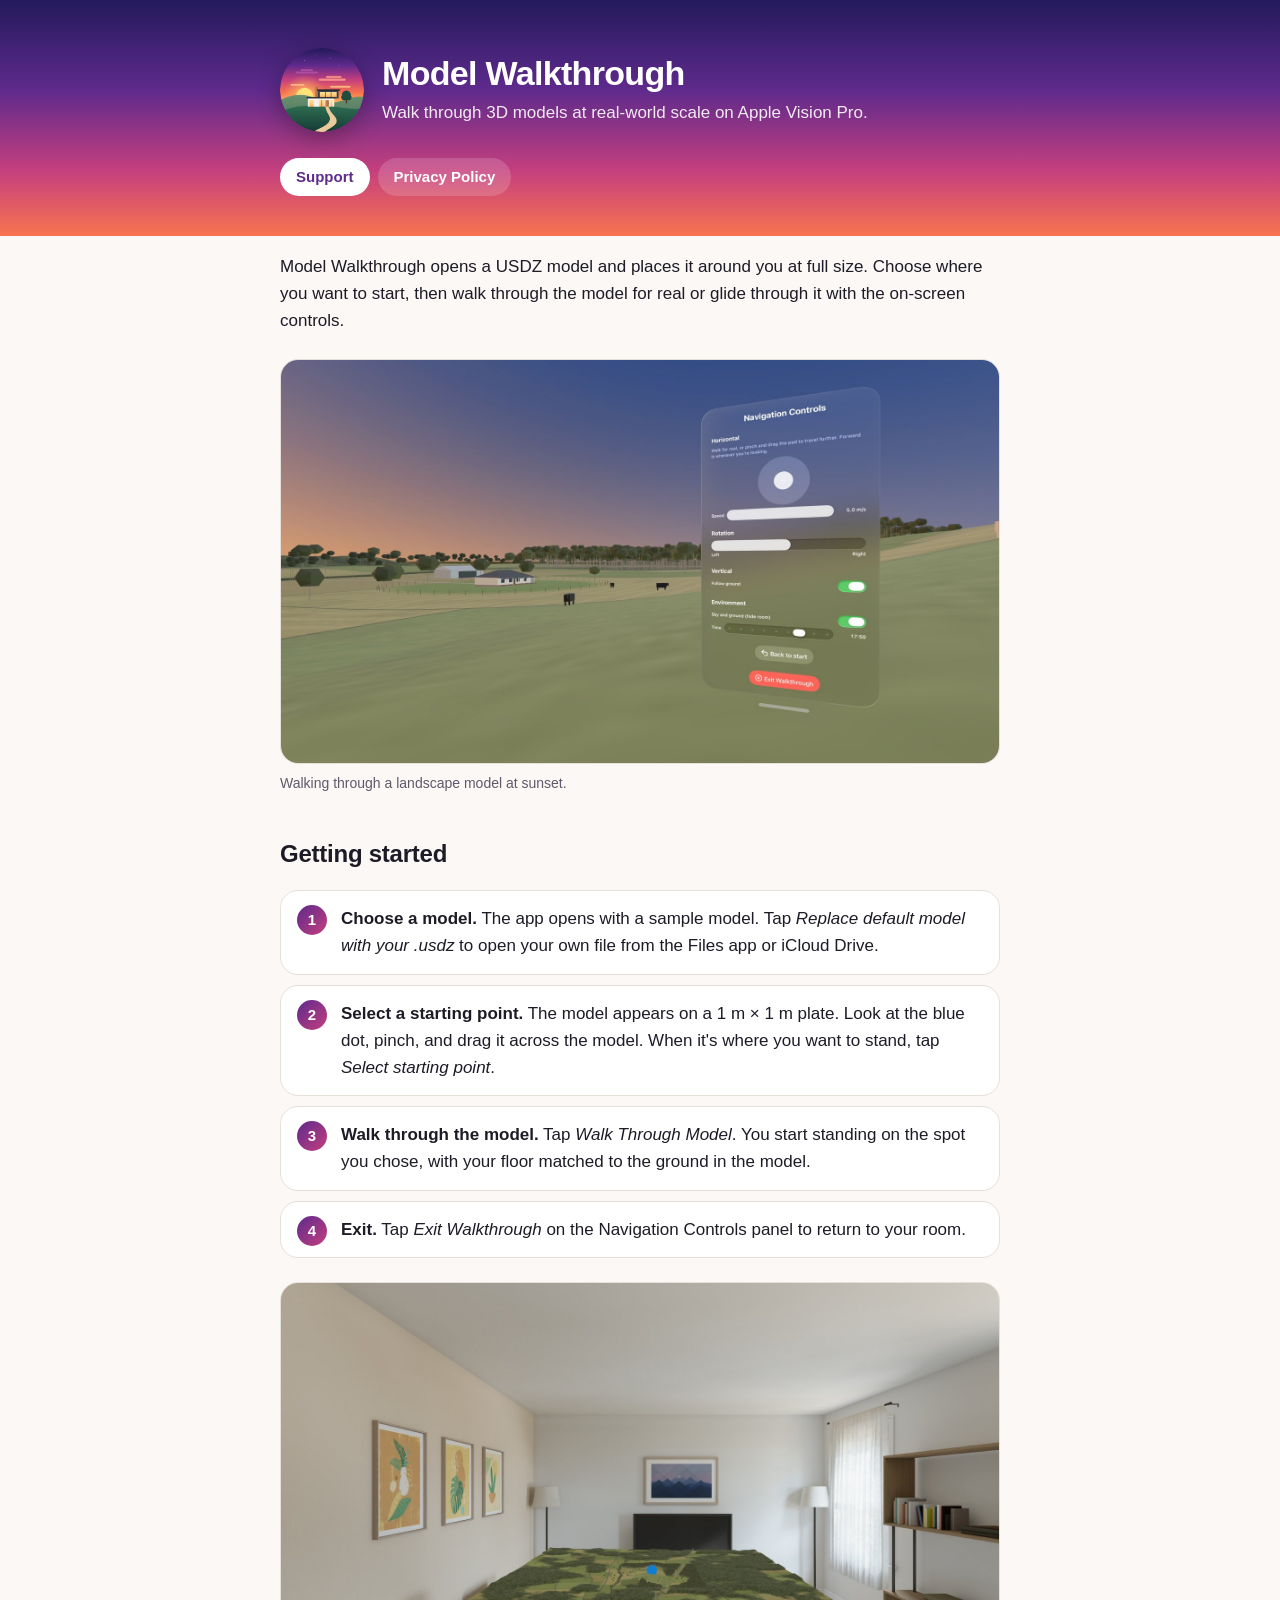
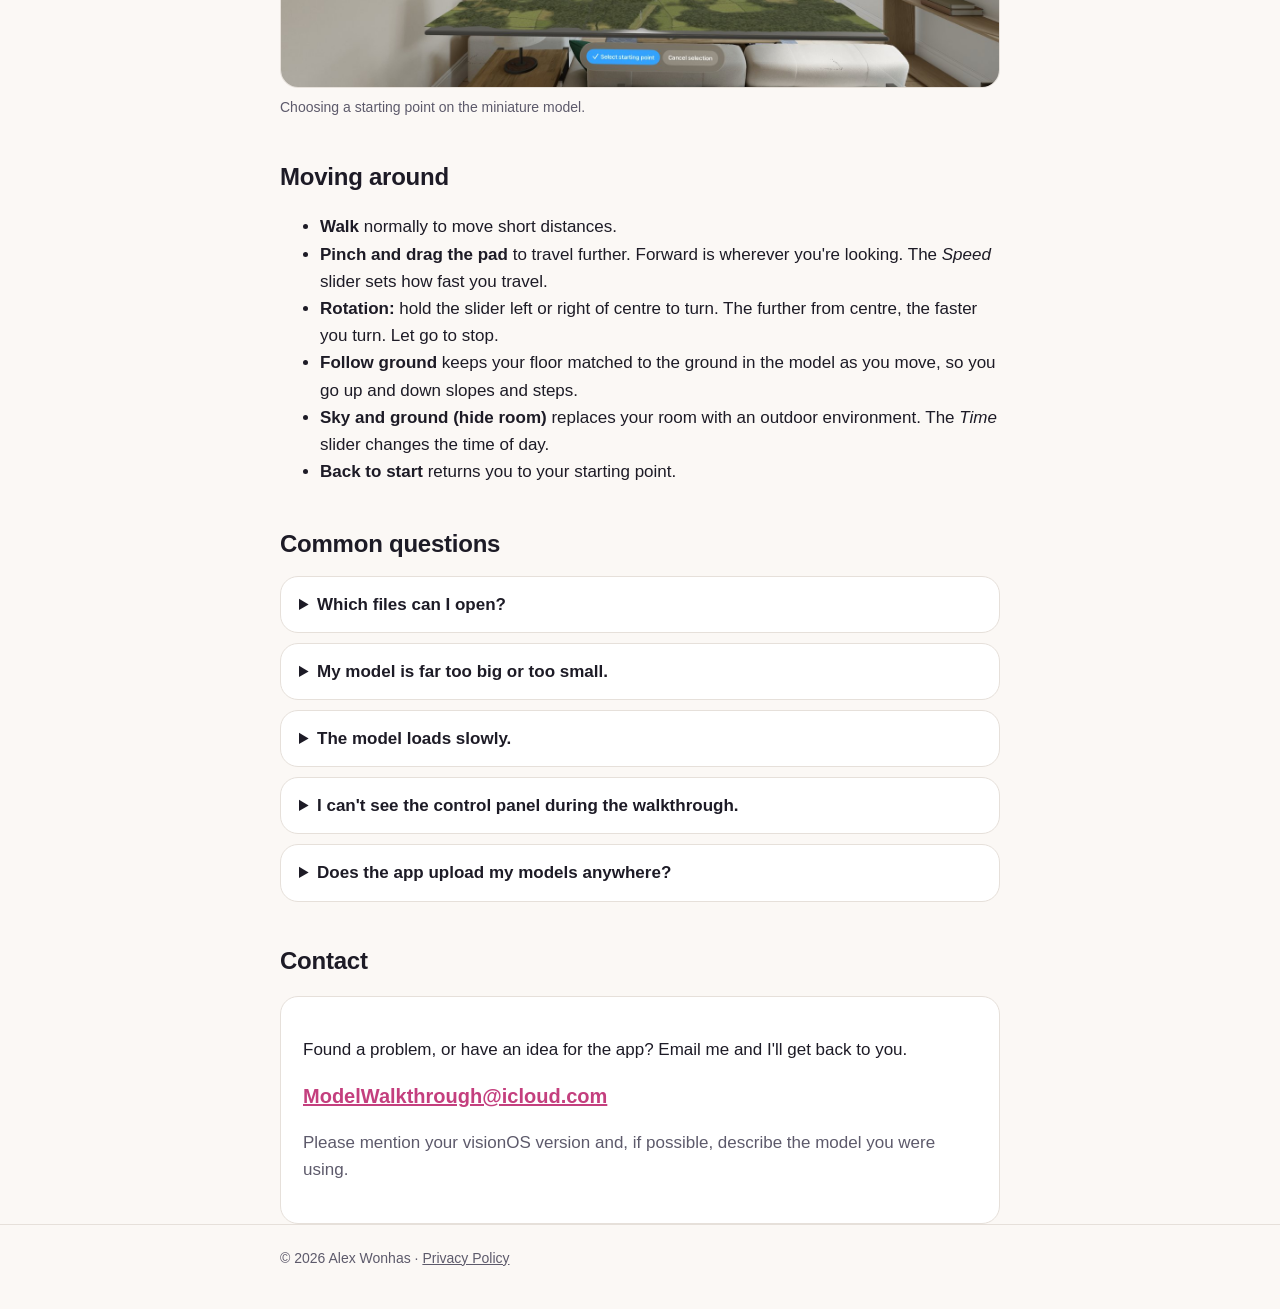
<file: index.html>
<!doctype html>
<html lang="en">
<head>
  <meta charset="utf-8">
  <meta name="viewport" content="width=device-width, initial-scale=1">
  <title>Model Walkthrough – Support</title>
  <meta name="description" content="Help and support for Model Walkthrough, the Apple Vision Pro app for walking through 3D models at real-world scale.">
  <link rel="icon" href="icon.png">
  <link rel="stylesheet" href="style.css">
</head>
<body>
  <header class="site">
    <div class="wrap">
      <div class="brand">
        <img src="icon.png" alt="">
        <div>
          <h1>Model Walkthrough</h1>
          <p>Walk through 3D models at real-world scale on Apple Vision Pro.</p>
        </div>
      </div>
      <nav class="tabs">
        <a href="index.html" aria-current="page">Support</a>
        <a href="privacy.html">Privacy Policy</a>
      </nav>
    </div>
  </header>

  <main class="wrap">
    <p>Model Walkthrough opens a USDZ model and places it around you at full size. Choose where you want to start, then walk through the model for real or glide through it with the on-screen controls.</p>

    <figure>
      <img src="walkthrough.jpg" alt="A landscape model at full scale around the viewer, with the Navigation Controls panel on the right.">
      <figcaption>Walking through a landscape model at sunset.</figcaption>
    </figure>

    <h2>Getting started</h2>
    <ol class="steps">
      <li><strong>Choose a model.</strong> The app opens with a sample model. Tap <em>Replace default model with your .usdz</em> to open your own file from the Files app or iCloud Drive.</li>
      <li><strong>Select a starting point.</strong> The model appears on a 1&nbsp;m × 1&nbsp;m plate. Look at the blue dot, pinch, and drag it across the model. When it's where you want to stand, tap <em>Select starting point</em>.</li>
      <li><strong>Walk through the model.</strong> Tap <em>Walk Through Model</em>. You start standing on the spot you chose, with your floor matched to the ground in the model.</li>
      <li><strong>Exit.</strong> Tap <em>Exit Walkthrough</em> on the Navigation Controls panel to return to your room.</li>
    </ol>

    <figure>
      <img src="starting-point.jpg" alt="A landscape model shown on a small plate in a living room, with a blue dot marking the starting point.">
      <figcaption>Choosing a starting point on the miniature model.</figcaption>
    </figure>

    <h2>Moving around</h2>
    <ul>
      <li><strong>Walk</strong> normally to move short distances.</li>
      <li><strong>Pinch and drag the pad</strong> to travel further. Forward is wherever you're looking. The <em>Speed</em> slider sets how fast you travel.</li>
      <li><strong>Rotation:</strong> hold the slider left or right of centre to turn. The further from centre, the faster you turn. Let go to stop.</li>
      <li><strong>Follow ground</strong> keeps your floor matched to the ground in the model as you move, so you go up and down slopes and steps.</li>
      <li><strong>Sky and ground (hide room)</strong> replaces your room with an outdoor environment. The <em>Time</em> slider changes the time of day.</li>
      <li><strong>Back to start</strong> returns you to your starting point.</li>
    </ul>

    <h2>Common questions</h2>

    <details>
      <summary>Which files can I open?</summary>
      <p>USDZ files, the 3D format used across Apple devices. Many 3D tools can export USDZ, and Reality Converter on the Mac can convert other formats such as OBJ, glTF and FBX.</p>
    </details>

    <details>
      <summary>My model is far too big or too small.</summary>
      <p>Some files are saved with the wrong units, for example centimetres stored as metres. Use the <em>Scale</em> slider in step 1 to correct the size. The panel shows the model's width, height and depth so you can check it.</p>
    </details>

    <details>
      <summary>The model loads slowly.</summary>
      <p>Large or very detailed models take longer, because the app maps the model's surfaces so you can stand on them. Simplifying the model in your 3D tool, or reducing texture sizes, will speed it up.</p>
    </details>

    <details>
      <summary>I can't see the control panel during the walkthrough.</summary>
      <p>It may be hidden behind part of the model. Press and hold the Digital Crown to bring your windows back in front of you.</p>
    </details>

    <details>
      <summary>Does the app upload my models anywhere?</summary>
      <p>No. Your models stay on your device. See the <a href="privacy.html">Privacy Policy</a>.</p>
    </details>

    <h2>Contact</h2>
    <div class="contact">
      <p>Found a problem, or have an idea for the app? Email me and I'll get back to you.</p>
      <a class="email" href="mailto:ModelWalkthrough@icloud.com">ModelWalkthrough@icloud.com</a>
      <p class="muted">Please mention your visionOS version and, if possible, describe the model you were using.</p>
    </div>
  </main>

  <footer>
    <div class="wrap">
      © 2026 Alex Wonhas · <a href="privacy.html">Privacy Policy</a>
    </div>
  </footer>
</body>
</html>
</file>
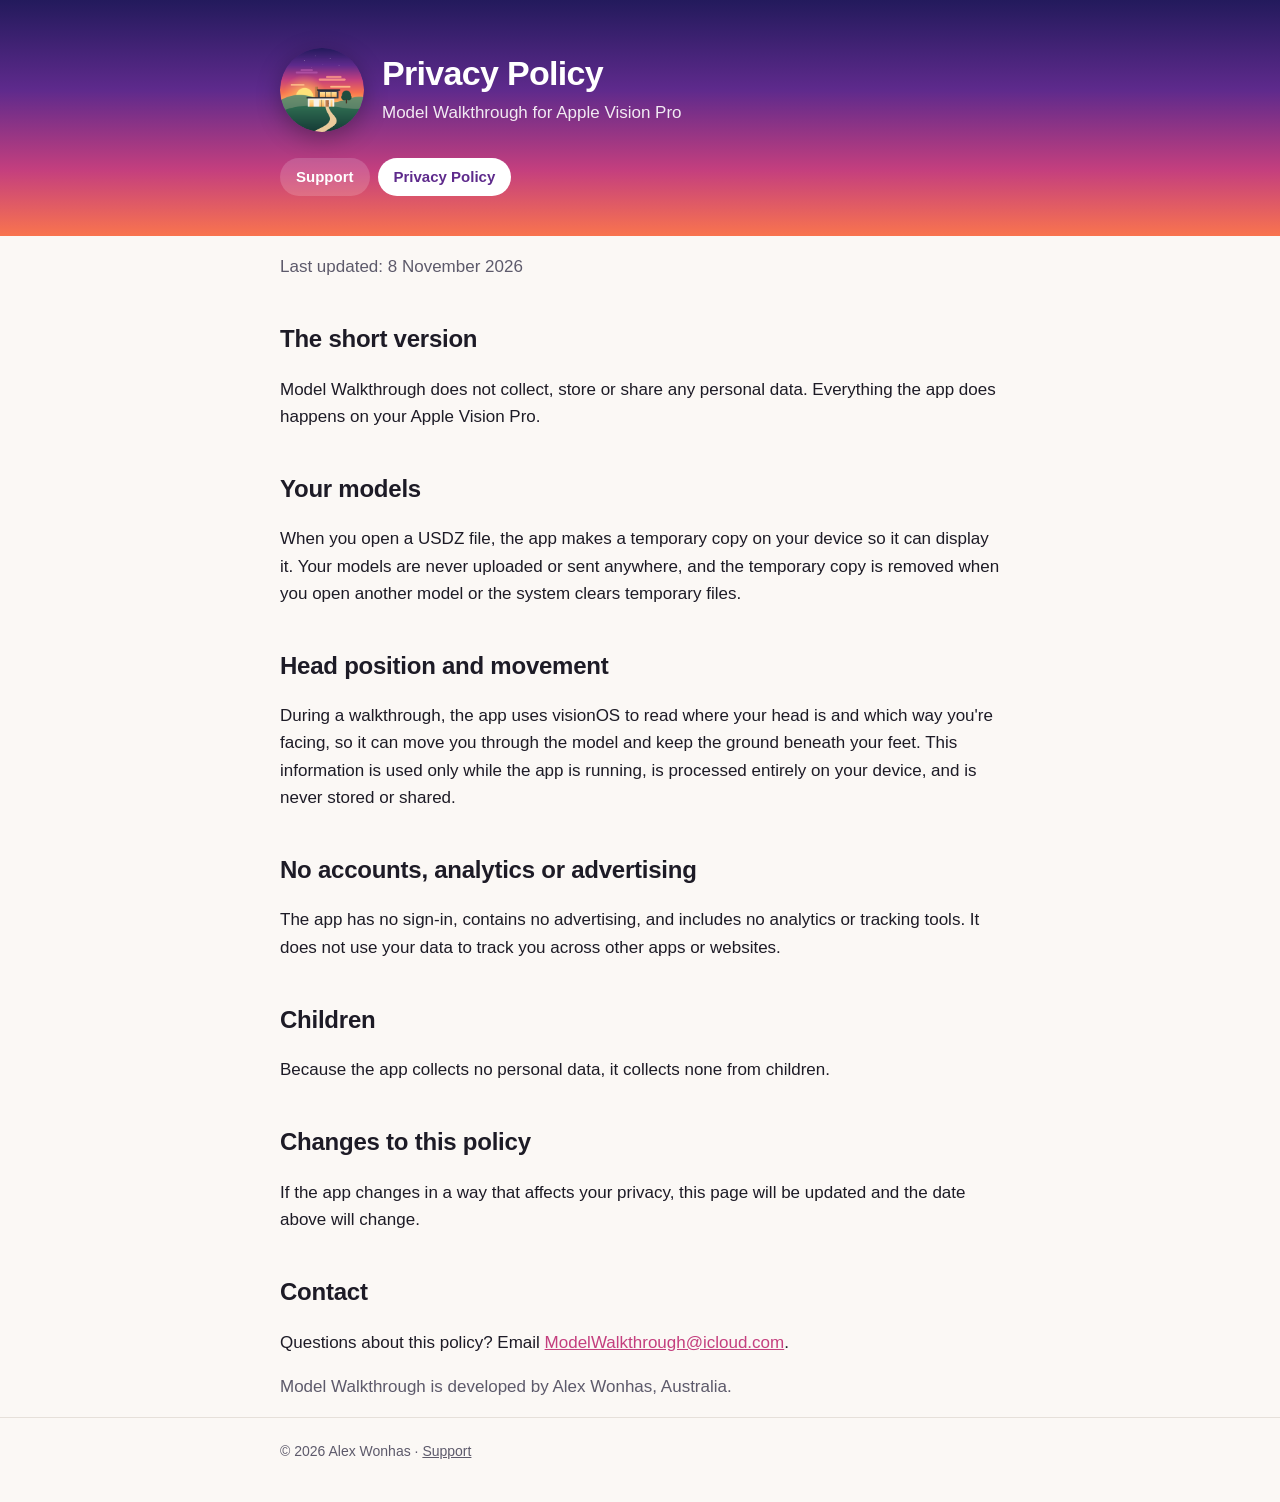
<file: privacy.html>
<!doctype html>
<html lang="en">
<head>
  <meta charset="utf-8">
  <meta name="viewport" content="width=device-width, initial-scale=1">
  <title>Model Walkthrough – Privacy Policy</title>
  <meta name="description" content="Privacy policy for Model Walkthrough. The app collects no personal data.">
  <link rel="icon" href="icon.png">
  <link rel="stylesheet" href="style.css">
</head>
<body>
  <header class="site">
    <div class="wrap">
      <div class="brand">
        <img src="icon.png" alt="">
        <div>
          <h1>Privacy Policy</h1>
          <p>Model Walkthrough for Apple Vision Pro</p>
        </div>
      </div>
      <nav class="tabs">
        <a href="index.html">Support</a>
        <a href="privacy.html" aria-current="page">Privacy Policy</a>
      </nav>
    </div>
  </header>

  <main class="wrap">
    <p class="muted">Last updated: 8 November 2026</p>

    <h2>The short version</h2>
    <p>Model Walkthrough does not collect, store or share any personal data. Everything the app does happens on your Apple Vision Pro.</p>

    <h2>Your models</h2>
    <p>When you open a USDZ file, the app makes a temporary copy on your device so it can display it. Your models are never uploaded or sent anywhere, and the temporary copy is removed when you open another model or the system clears temporary files.</p>

    <h2>Head position and movement</h2>
    <p>During a walkthrough, the app uses visionOS to read where your head is and which way you're facing, so it can move you through the model and keep the ground beneath your feet. This information is used only while the app is running, is processed entirely on your device, and is never stored or shared.</p>

    <h2>No accounts, analytics or advertising</h2>
    <p>The app has no sign-in, contains no advertising, and includes no analytics or tracking tools. It does not use your data to track you across other apps or websites.</p>

    <h2>Children</h2>
    <p>Because the app collects no personal data, it collects none from children.</p>

    <h2>Changes to this policy</h2>
    <p>If the app changes in a way that affects your privacy, this page will be updated and the date above will change.</p>

    <h2>Contact</h2>
    <p>Questions about this policy? Email <a href="mailto:ModelWalkthrough@icloud.com">ModelWalkthrough@icloud.com</a>.</p>
    <p class="muted">Model Walkthrough is developed by Alex Wonhas, Australia.</p>
  </main>

  <footer>
    <div class="wrap">
      © 2026 Alex Wonhas · <a href="index.html">Support</a>
    </div>
  </footer>
</body>
</html>
</file>
<file: style.css>
:root {
  --bg: #fbf8f5;
  --surface: #ffffff;
  --text: #1d1b26;
  --muted: #5d5a6b;
  --line: #e6e0da;
  --accent: #c43f7e;
  --accent-2: #5e2a8c;
  --radius: 18px;
  color-scheme: light dark;
}
@media (prefers-color-scheme: dark) {
  :root {
    --bg: #15131d;
    --surface: #1f1c2a;
    --text: #f2eff7;
    --muted: #aaa5ba;
    --line: #2f2b3d;
    --accent: #ff8fb8;
    --accent-2: #c9a6ff;
  }
}

* { box-sizing: border-box; }

body {
  margin: 0;
  background: var(--bg);
  color: var(--text);
  font: 17px/1.6 -apple-system, BlinkMacSystemFont, "SF Pro Text", "Helvetica Neue", Arial, sans-serif;
  -webkit-font-smoothing: antialiased;
}

.wrap { max-width: 760px; margin: 0 auto; padding: 0 20px; }

header.site {
  background: linear-gradient(180deg, #231a5c 0%, #5e2a8c 38%, #c43f7e 72%, #f9744e 100%);
  color: #fff;
  padding: 48px 0 40px;
}
header.site .brand { display: flex; align-items: center; gap: 18px; }
header.site img { width: 84px; height: 84px; border-radius: 50%; box-shadow: 0 6px 24px rgba(0,0,0,.3); }
header.site h1 { margin: 0; font-size: 34px; line-height: 1.15; letter-spacing: -0.02em; }
header.site p { margin: 6px 0 0; color: #fff; opacity: .9; }

nav.tabs { display: flex; gap: 8px; margin-top: 26px; flex-wrap: wrap; }
nav.tabs a {
  color: #fff; text-decoration: none; font-weight: 600; font-size: 15px;
  padding: 7px 16px; border-radius: 999px; background: rgba(255,255,255,.16);
}
nav.tabs a[aria-current="page"] { background: #fff; color: #5e2a8c; }

main { padding: 36px 0 24px; }
h2 { font-size: 24px; letter-spacing: -0.01em; margin: 40px 0 12px; }
h3 { font-size: 18px; margin: 24px 0 6px; }
p, li { color: var(--text); }
.muted { color: var(--muted); }
a { color: var(--accent); }

figure { margin: 24px 0; }
figure img { width: 100%; height: auto; display: block; border-radius: var(--radius); border: 1px solid var(--line); }
figcaption { color: var(--muted); font-size: 14px; margin-top: 8px; }

ol.steps { padding-left: 0; list-style: none; counter-reset: step; }
ol.steps li {
  counter-increment: step; position: relative; padding: 14px 16px 14px 60px; margin: 10px 0;
  background: var(--surface); border: 1px solid var(--line); border-radius: var(--radius);
}
ol.steps li::before {
  content: counter(step); position: absolute; left: 16px; top: 14px;
  width: 30px; height: 30px; border-radius: 50%; display: grid; place-items: center;
  background: linear-gradient(135deg, var(--accent-2), var(--accent)); color: #fff; font-weight: 700; font-size: 15px;
}

details {
  background: var(--surface); border: 1px solid var(--line); border-radius: var(--radius);
  padding: 14px 18px; margin: 10px 0;
}
details summary { cursor: pointer; font-weight: 600; }
details p { margin: 10px 0 2px; }

.contact {
  background: var(--surface); border: 1px solid var(--line); border-radius: var(--radius);
  padding: 22px; margin-top: 16px;
}
.contact a.email { font-size: 20px; font-weight: 600; word-break: break-all; }

footer { border-top: 1px solid var(--line); padding: 22px 0 40px; color: var(--muted); font-size: 14px; }
footer a { color: var(--muted); }

@media (max-width: 520px) {
  header.site h1 { font-size: 27px; }
  header.site img { width: 64px; height: 64px; }
  body { font-size: 16px; }
}
</file>
